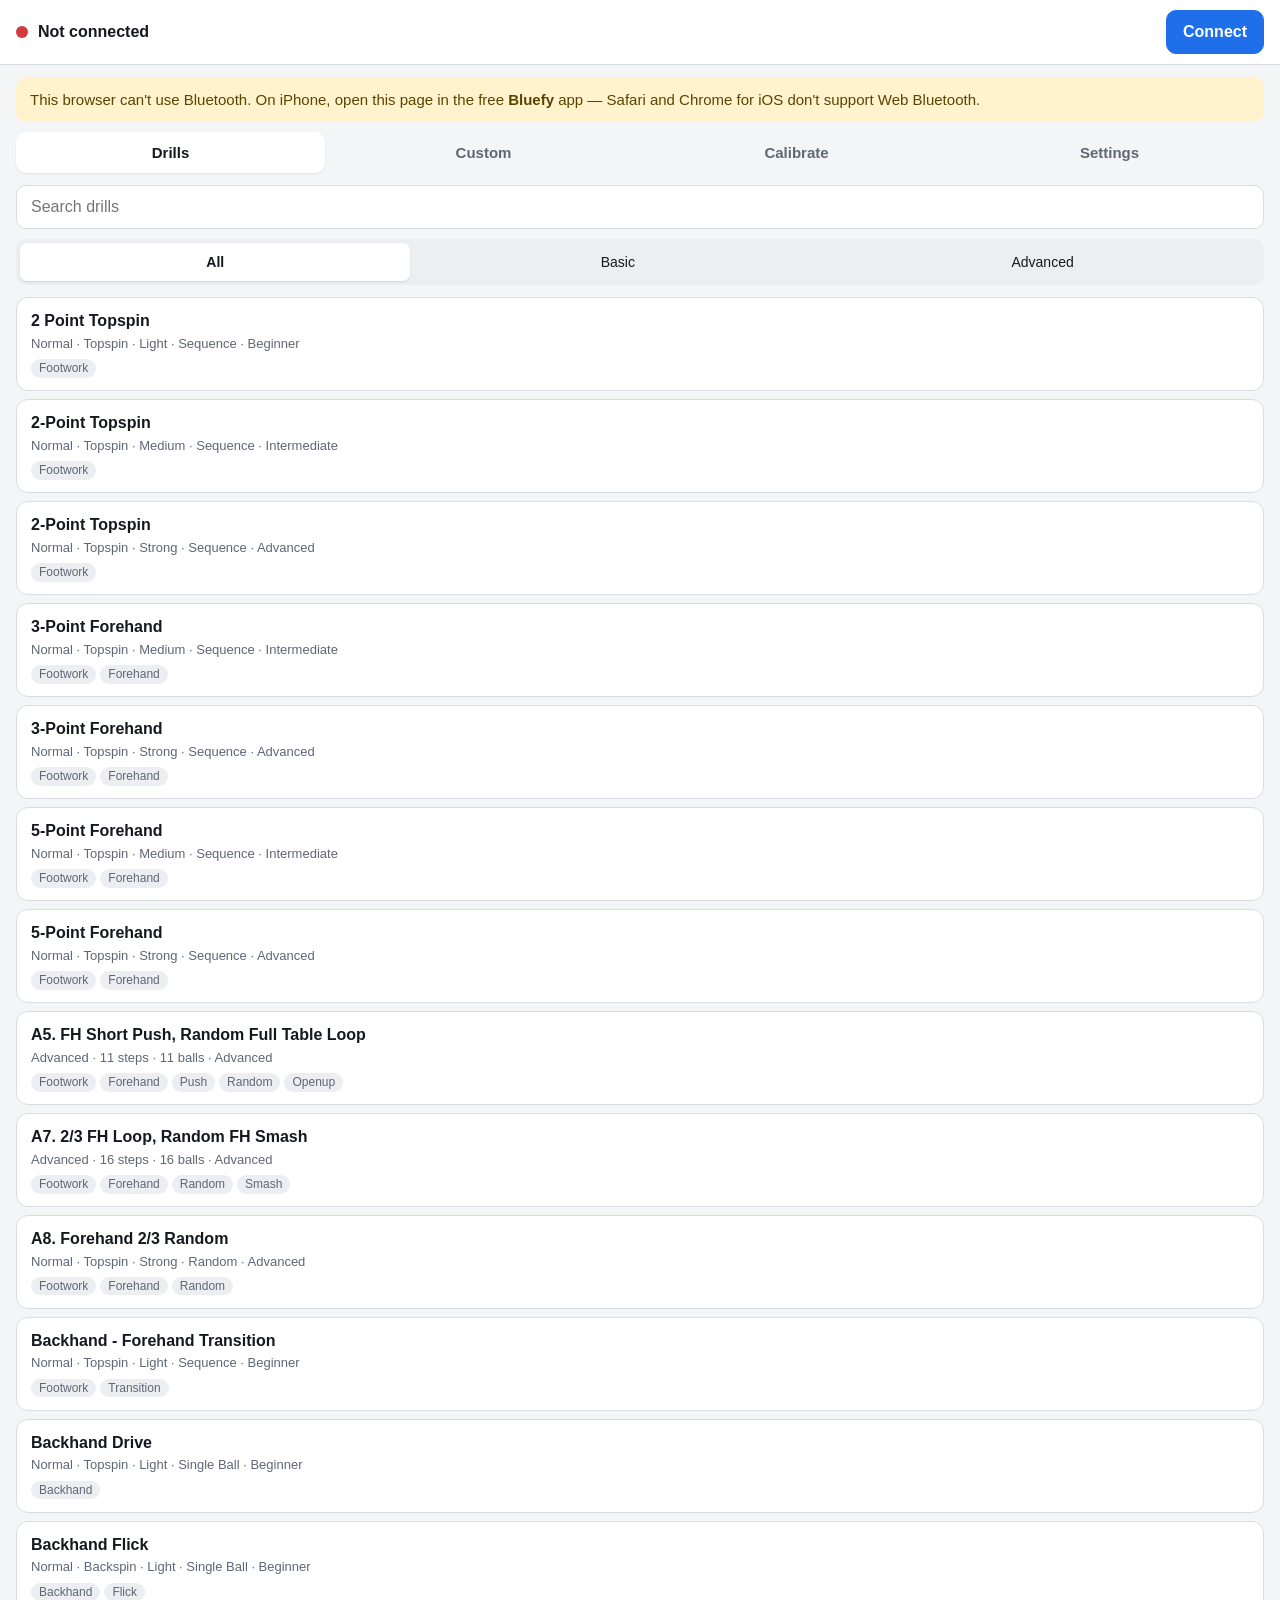
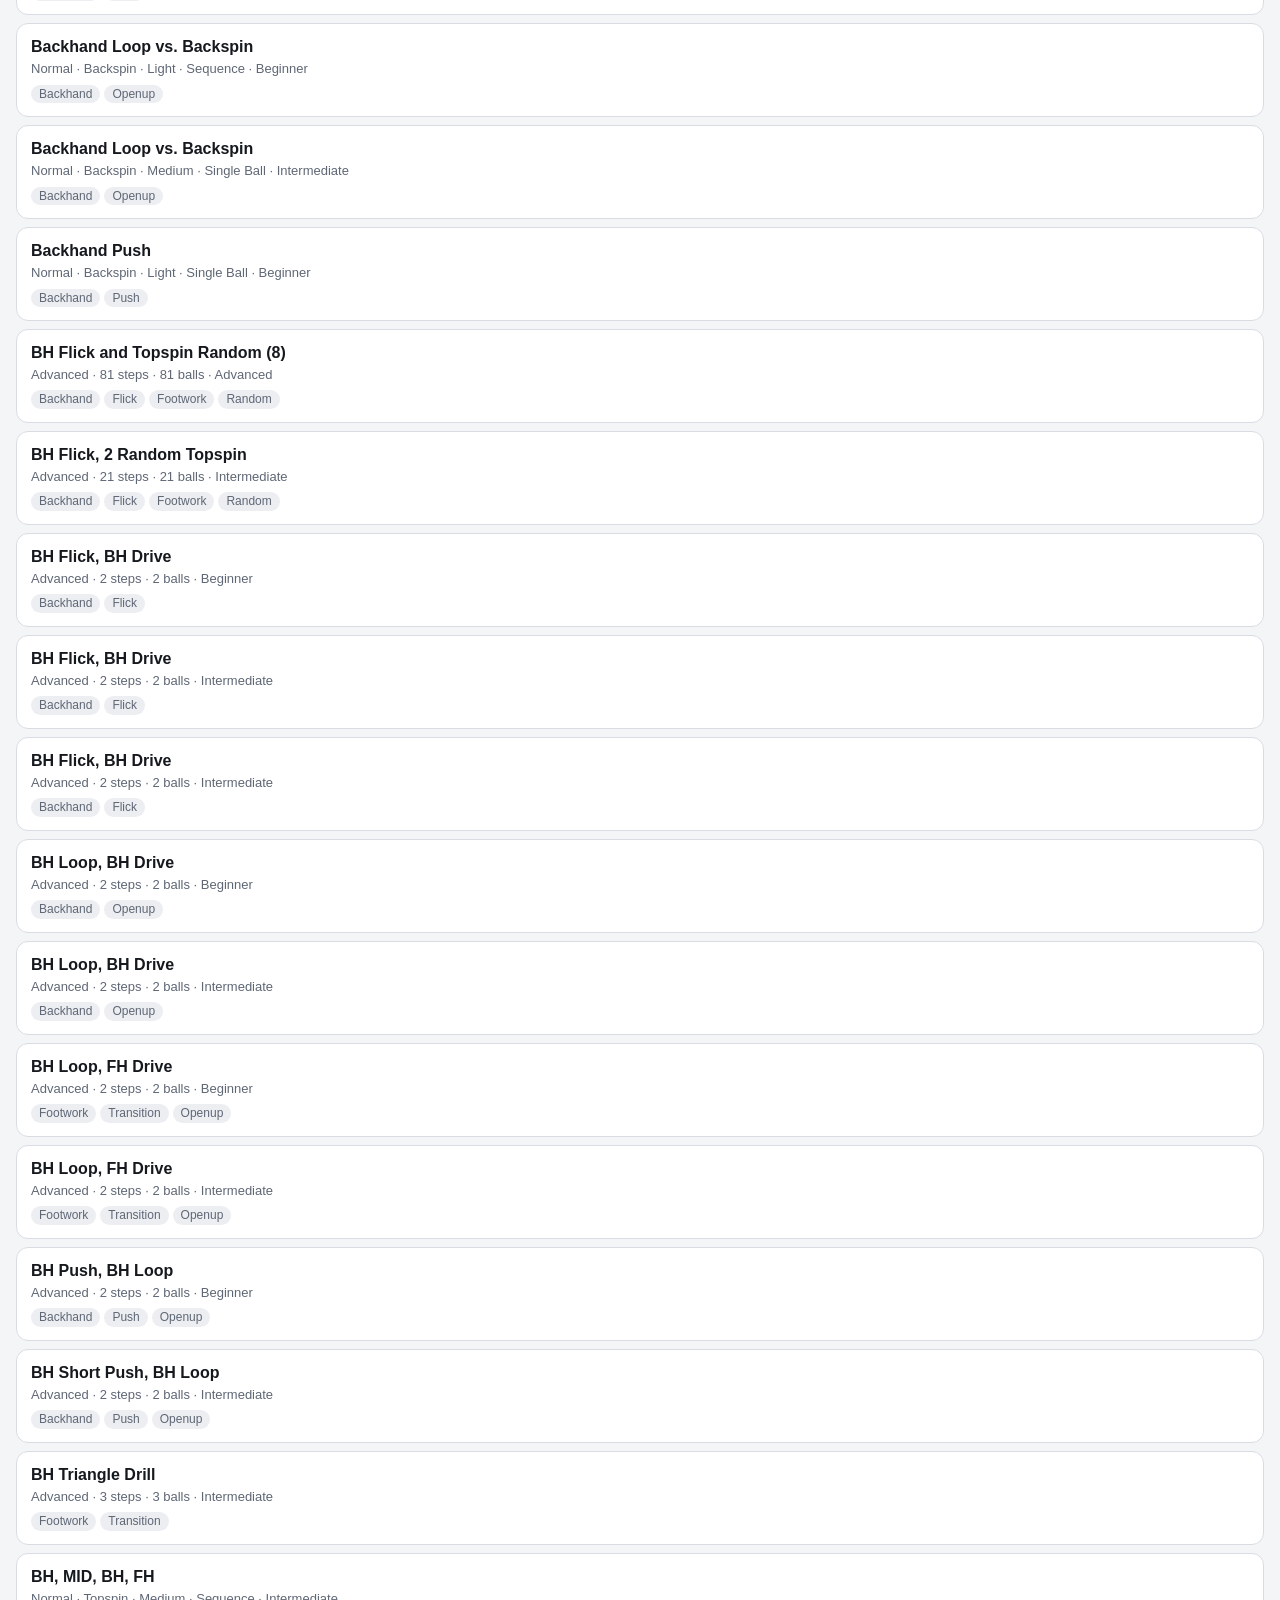
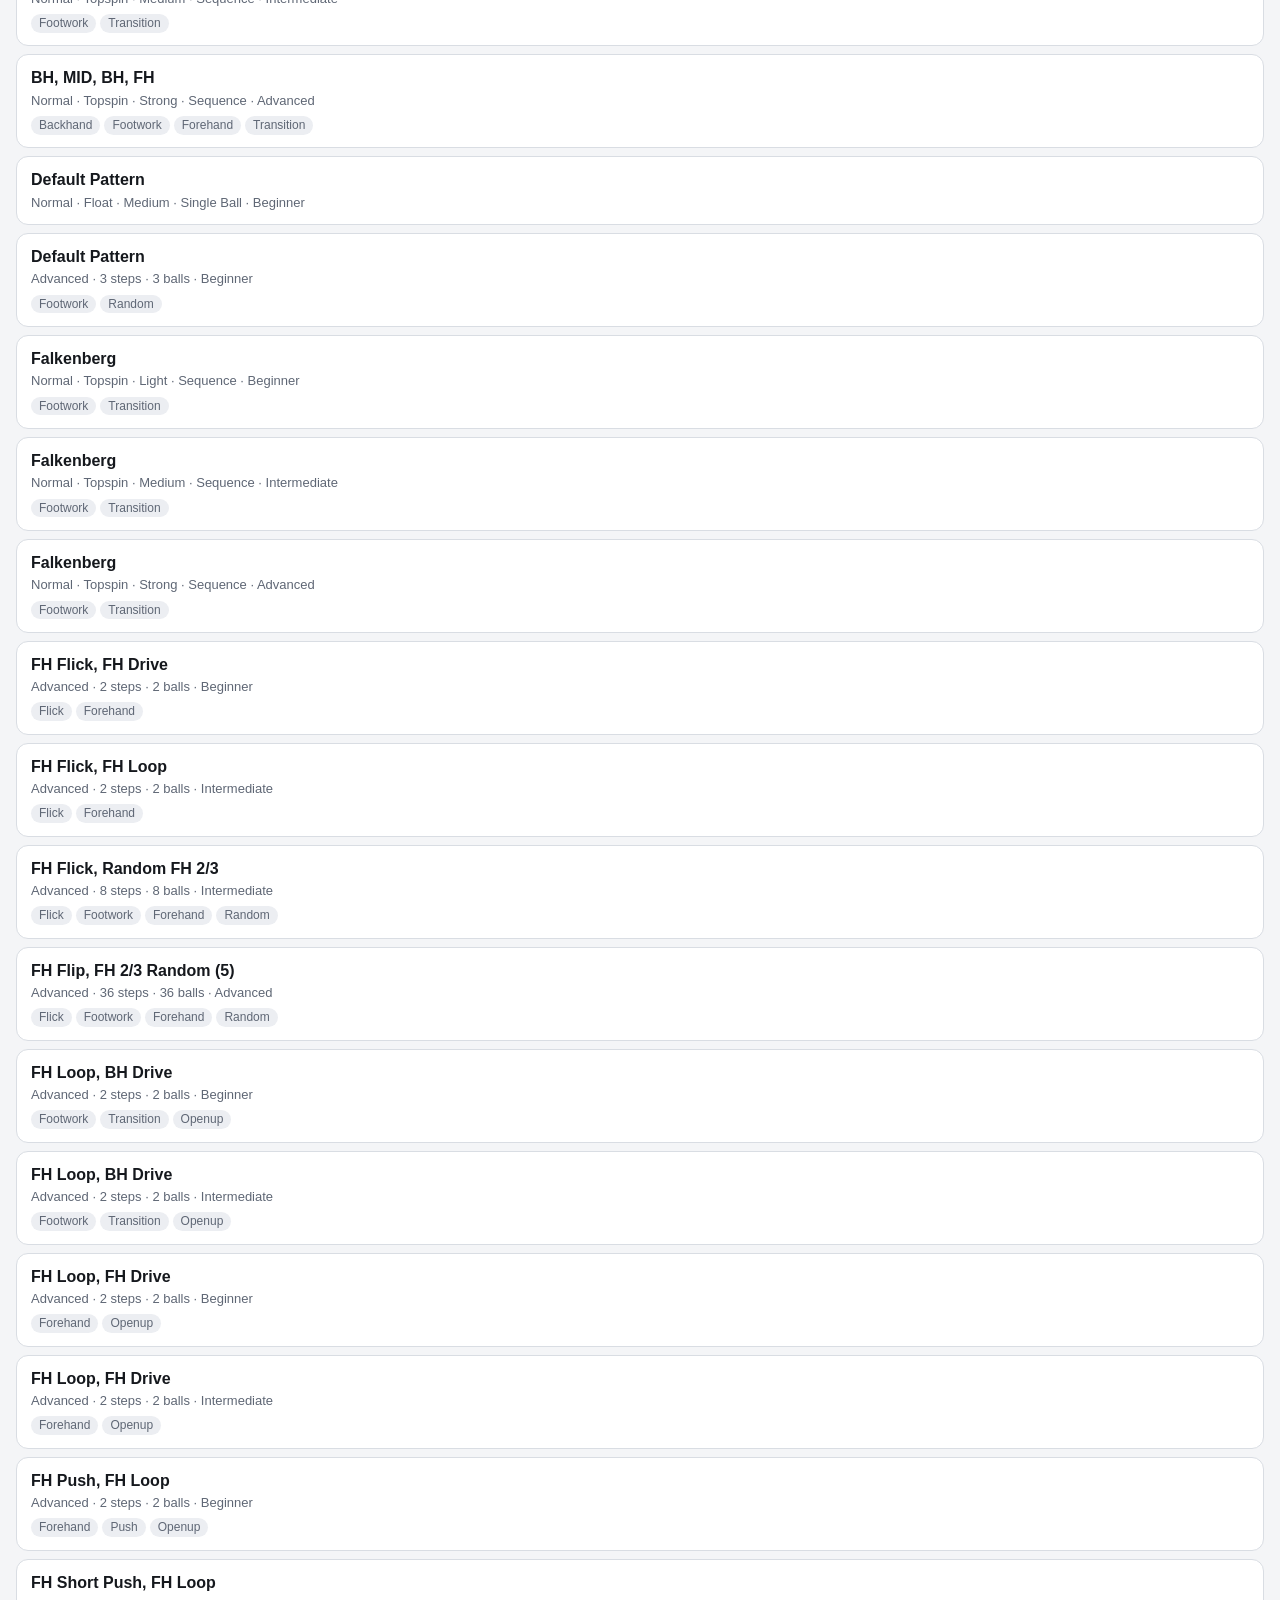
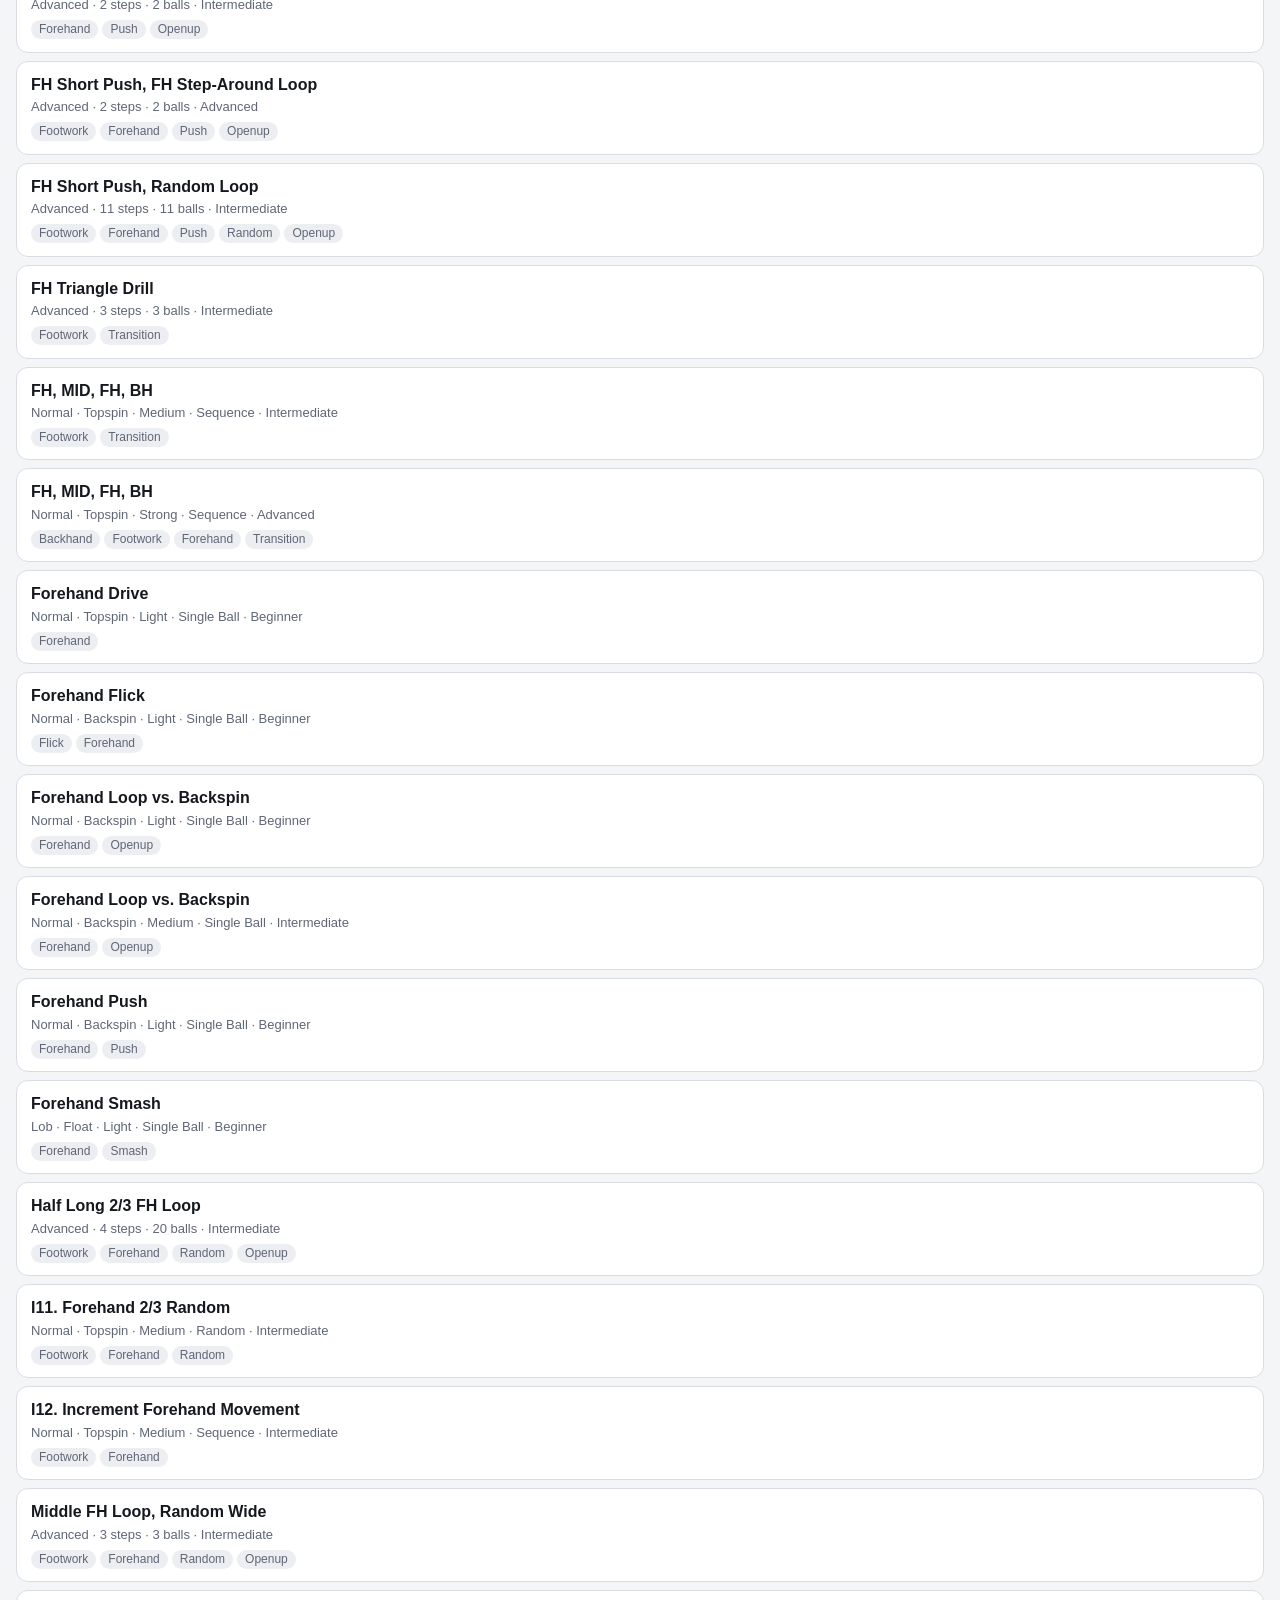
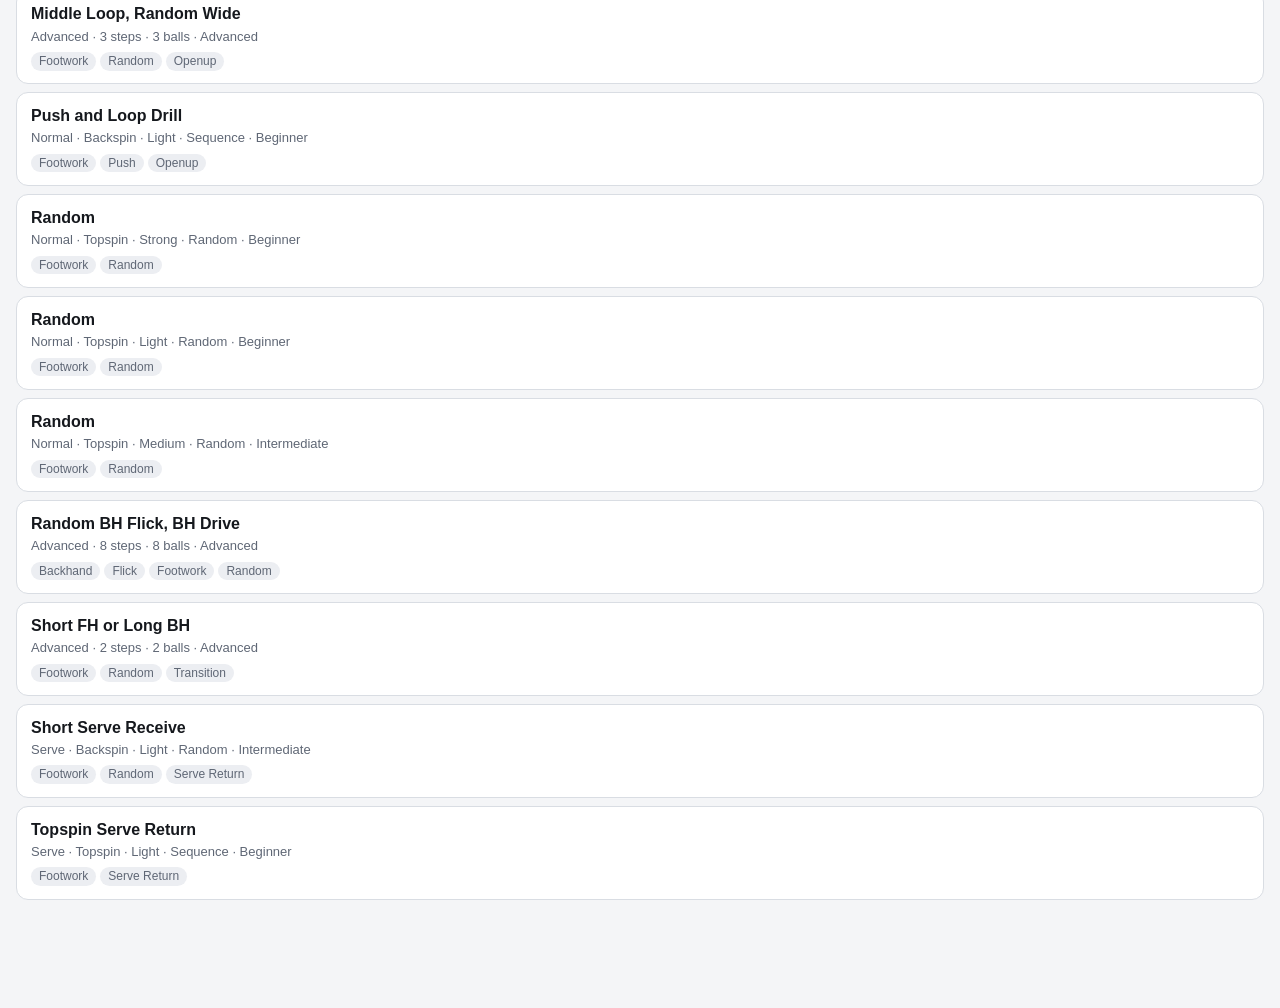
<file: index.html>
<!doctype html>
<html lang="en">
<head>
  <meta charset="utf-8">
  <meta name="viewport" content="width=device-width, initial-scale=1, viewport-fit=cover">
  <meta name="theme-color" content="#111418">
  <meta name="mobile-web-app-capable" content="yes">
  <meta name="apple-mobile-web-app-capable" content="yes">
  <title>TableBot Web</title>
  <link rel="stylesheet" href="css/style.css">
</head>
<body>
  <header class="bar">
    <div class="conn">
      <span id="dot" class="dot"></span>
      <div class="conn-text">
        <div id="status" class="status">Not connected</div>
        <div id="sub" class="sub"></div>
      </div>
    </div>
    <button id="connectBtn" class="btn primary">Connect</button>
  </header>

  <div id="unsupported" class="banner" hidden>
    This browser can't use Bluetooth. On iPhone, open this page in the free <b>Bluefy</b> app —
    Safari and Chrome for iOS don't support Web Bluetooth.
  </div>

  <nav class="tabs">
    <button class="tab active" data-tab="drills">Drills</button>
    <button class="tab" data-tab="custom">Custom</button>
    <button class="tab" data-tab="calib">Calibrate</button>
    <button class="tab" data-tab="settings">Settings</button>
  </nav>

  <main>
    <!-- Drill library -->
    <section id="tab-drills" class="panel">
      <input id="search" class="search" type="search" placeholder="Search drills" autocomplete="off">
      <div class="seg" id="kindFilter">
        <button data-v="all" class="on">All</button>
        <button data-v="basic">Basic</button>
        <button data-v="advanced">Advanced</button>
      </div>
      <ul id="drillList" class="list"></ul>
    </section>

    <!-- Custom basic drill -->
    <section id="tab-custom" class="panel" hidden>
      <label class="lbl">Ball</label>
      <div class="seg" id="cBall"></div>
      <label class="lbl">Spin</label>
      <div class="seg wrap" id="cSpin"></div>
      <label class="lbl">Power</label>
      <div class="seg" id="cPower"></div>
      <label class="lbl">Mode</label>
      <div class="seg" id="cMode"></div>
      <p id="cModeHint" class="hint"></p>
      <label class="lbl">Positions <span class="hint" id="cGridHint"></span></label>
      <div class="grid-wrap">
        <div class="net">NET · robot side</div>
        <div id="cGrid" class="grid"></div>
        <div class="net">you</div>
      </div>
      <label class="lbl">Ball interval <span id="cTimeVal" class="val"></span></label>
      <input id="cTime" type="range" min="1" max="20" step="1">
      <div id="cPlayMode"></div>
      <div class="row">
        <button id="cTest" class="btn">Test one ball</button>
        <button id="cPlay" class="btn primary grow">Play</button>
      </div>
    </section>

    <!-- On-table calibration -->
    <section id="tab-calib" class="panel" hidden>
      <p class="hint">Pick the shot, pick a target cell, fire, and say where it landed. When it lands
        on target, tap <b>This cell is good</b>. Work through the cells marked ○ (columns 1, 3 and 5
        of each row); the cells between them are filled in. Even one good cell corrects the whole
        grid for this spin and power.</p>
      <label class="lbl">Ball</label>
      <div class="seg" id="kBall"></div>
      <label class="lbl">Spin</label>
      <div class="seg wrap" id="kSpin"></div>
      <label class="lbl">Power</label>
      <div class="seg" id="kPower"></div>
      <label class="lbl">Target</label>
      <div class="grid-wrap">
        <div class="net">NET · robot side</div>
        <div id="kGrid" class="grid"></div>
        <div class="net">you</div>
      </div>
      <p class="hint" id="kSummary"></p>

      <div class="card">
        <div class="card-title" id="kCellTitle"></div>
        <div class="hint" id="kCellSub"></div>
        <button id="kFire" class="btn primary block">Fire test ball</button>
        <label class="lbl">Where did it land?</label>
        <div class="pad">
          <button class="btn" data-a="long" style="grid-area: long">Too long<small>past the target</small></button>
          <button class="btn" data-a="left" style="grid-area: left">◀ Left<small>of the target</small></button>
          <button class="btn" data-a="right" style="grid-area: right">Right ▶<small>of the target</small></button>
          <button class="btn" data-a="short" style="grid-area: short">Too short<small>in front of it</small></button>
        </div>
        <label class="check"><input type="checkbox" id="kAuto"> Fire again after each adjustment</label>
        <details class="fine">
          <summary>Fine-tune motor values</summary>
          <div id="kFine"></div>
        </details>
        <button id="kGood" class="btn good block">✓ This cell is good</button>
        <div class="row">
          <button id="kUndo" class="btn grow">Undo changes</button>
          <button id="kForget" class="btn grow">Forget this cell</button>
        </div>
      </div>

      <label class="lbl">Saved calibration</label>
      <p class="hint" id="kStored"></p>
      <div class="row">
        <button id="kExport" class="btn grow">Save to file</button>
        <button id="kCopy" class="btn grow">Copy</button>
      </div>
      <div class="row">
        <button id="kImport" class="btn grow">Load file</button>
        <button id="kPaste" class="btn grow">Paste</button>
        <input id="kFile" type="file" accept=".json,application/json" hidden>
      </div>
      <div class="row">
        <button id="kResetCombo" class="btn grow">Reset this spin/power</button>
        <button id="kResetAll" class="btn grow">Reset all</button>
      </div>
    </section>

    <!-- Settings / diagnostics -->
    <section id="tab-settings" class="panel" hidden>
      <label class="lbl">Idle stop command</label>
      <div class="seg" id="sType">
        <button data-v="V2">V2 (0x05)</button>
        <button data-v="V1">V1 (0x99)</button>
      </div>
      <p class="hint">Sent before each drill to clear the previous one. The running-drill STOP button always sends 0x03.</p>
      <label class="lbl">Write chunk size</label>
      <div class="seg" id="sChunk">
        <button data-v="10">10 bytes</button>
        <button data-v="20">20 bytes</button>
      </div>
      <label class="lbl">Delay before discovery</label>
      <div class="seg" id="sSettle">
        <button data-v="0">None</button>
        <button data-v="600">600 ms</button>
        <button data-v="1000">1 s</button>
      </div>
      <p class="hint">Defaults match the Android app (10 bytes, 600 ms). Changes apply on the next connect.</p>
      <label class="lbl">Log</label>
      <div class="row">
        <button id="copyLog" class="btn">Copy log</button>
        <button id="clearLog" class="btn">Clear</button>
      </div>
      <pre id="log" class="log"></pre>
      <p class="hint" id="version"></p>
    </section>
  </main>

  <!-- Drill detail sheet -->
  <div id="sheet" class="sheet" hidden>
    <div class="sheet-body">
      <div class="sheet-head">
        <h2 id="dName"></h2>
        <button id="dClose" class="btn ghost" aria-label="Close">✕</button>
      </div>
      <div id="dMeta" class="meta"></div>
      <div id="dBody"></div>
      <div id="dPlayMode"></div>
      <button id="dPlay" class="btn primary block">Play</button>
    </div>
  </div>

  <!-- Always reachable while a drill runs -->
  <div id="stopBar" class="stopbar" hidden>
    <div id="nowPlaying" class="now"></div>
    <button id="stopBtn" class="btn stop">STOP</button>
  </div>

  <div id="toast" class="toast" hidden></div>

  <script type="module" src="js/app.js"></script>
</body>
</html>
</file>
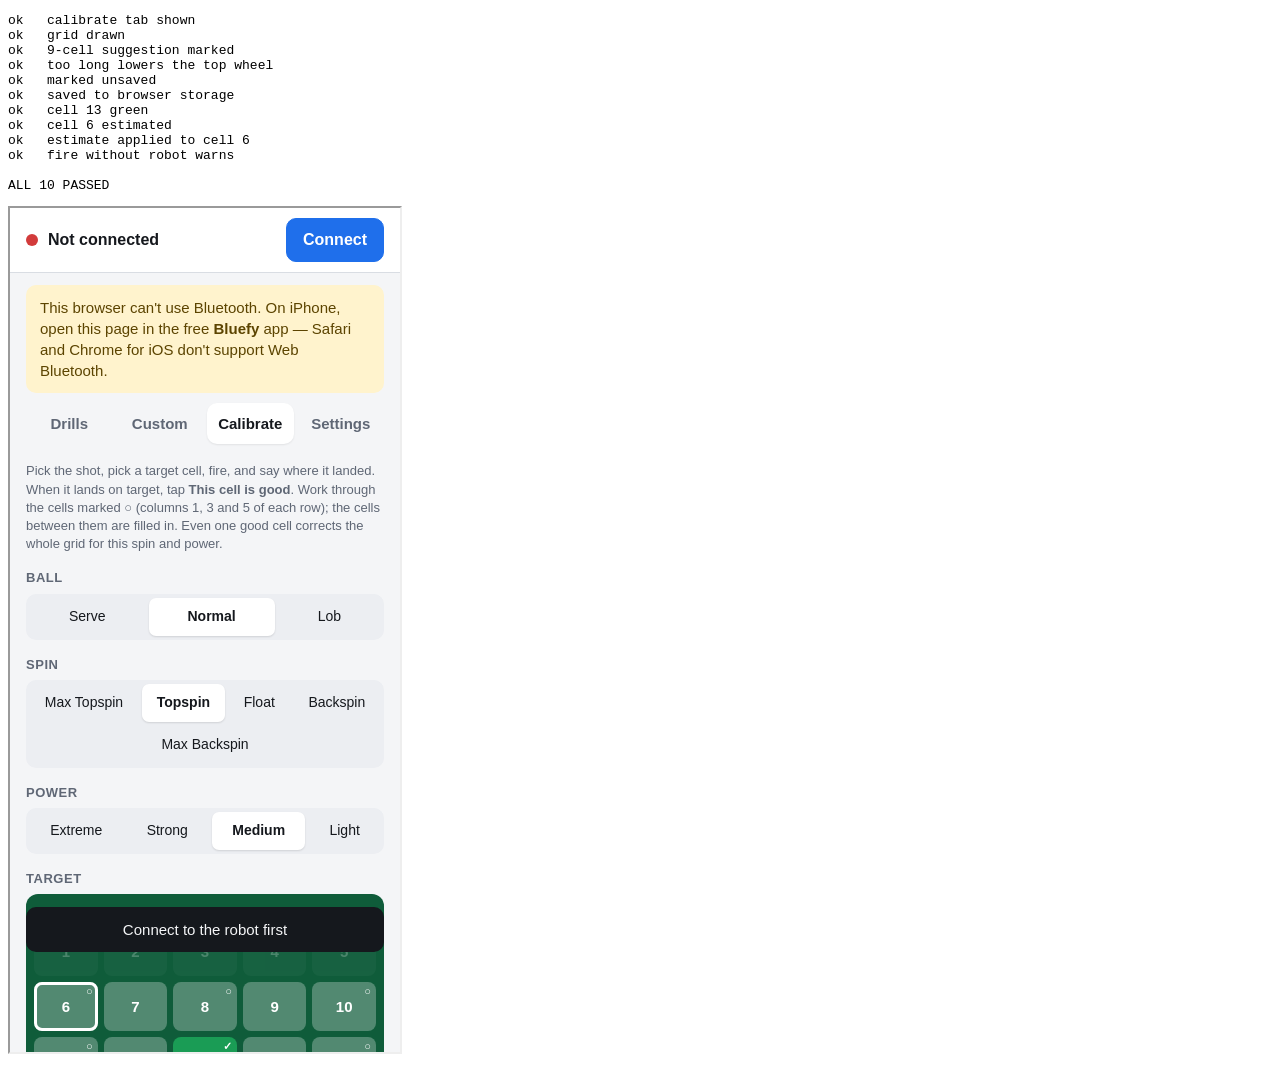
<file: test/ui.html>
<!doctype html>
<meta charset="utf-8">
<title>ui smoke test</title>
<pre id="out">running…</pre>
<iframe id="app" src="../index.html" style="width:390px;height:844px"></iframe>
<script type="module">
// Drives the Calibrate tab in the real page. Run with test/run.sh ui.html.
const out = [];
const check = (name, cond) => out.push(`${cond ? 'ok  ' : 'FAIL'} ${name}`);
const sleep = (ms) => new Promise((r) => setTimeout(r, ms));
try { localStorage.removeItem('tablebot.calibration'); localStorage.removeItem('tablebot.calibUi'); } catch {}
const frame = document.getElementById('app');
await new Promise((r) => frame.addEventListener('load', r));
await sleep(800);
const d = frame.contentDocument, $ = (s) => d.querySelector(s);
try {
  $('.tab[data-tab=calib]').click();
  check('calibrate tab shown', !$('#tab-calib').hidden);
  check('grid drawn', d.querySelectorAll('#kGrid .cell').length === 15);
  check('9-cell suggestion marked', d.querySelectorAll('#kGrid .mark').length === 6); // Normal/Topspin/Medium reaches 2 rows
  const m1 = () => Number(d.querySelectorAll('#kFine .num')[0].textContent);
  const before = m1();
  $('.pad [data-a=long]').click();
  $('.pad [data-a=long]').click();
  check('too long lowers the top wheel', m1() === before - 2);
  check('marked unsaved', $('#kCellSub').textContent.includes('not saved'));
  $('#kGood').click();
  const saved = JSON.parse(localStorage.getItem('tablebot.calibration'));
  check('saved to browser storage', saved.good.length === 1 && saved.good[0].landarea === 13);
  check('cell 13 green', $('#kGrid [data-c="13"]').classList.contains('good'));
  check('cell 6 estimated', $('#kGrid [data-c="6"]').classList.contains('auto'));
  $('#kGrid [data-c="6"]').click();
  check('estimate applied to cell 6', $('#kFine .num').classList.contains('changed'));
  $('#kFire').click(); // not connected: should only toast
  check('fire without robot warns', $('#toast').textContent.includes('Connect'));
} catch (e) { out.push(`FAIL exception: ${e.message}`); }
try { localStorage.removeItem('tablebot.calibration'); localStorage.removeItem('tablebot.calibUi'); } catch {}
const failed = out.filter((l) => l.startsWith('FAIL')).length;
out.push(failed ? `\n${failed} FAILED` : `\nALL ${out.length} PASSED`);
document.getElementById('out').textContent = out.join('\n');
</script>
</file>
<file: css/style.css>
:root {
  --bg: #f4f5f7;
  --surface: #ffffff;
  --surface-2: #eceef2;
  --text: #15181d;
  --muted: #5f6775;
  --line: #d9dde3;
  --accent: #1f6feb;
  --accent-text: #ffffff;
  --ok: #1a9c55;
  --warn: #c98a00;
  --bad: #d23b3b;
  --cell-off: #dfe3e8;
  --cell-on: #1f6feb;
}

@media (prefers-color-scheme: dark) {
  :root {
    --bg: #111418;
    --surface: #1a1e24;
    --surface-2: #242a32;
    --text: #e8ebef;
    --muted: #9aa3af;
    --line: #2e353f;
    --accent: #4c8dff;
    --cell-off: #2a3038;
    --cell-on: #4c8dff;
  }
}

* { box-sizing: border-box; }

html, body { margin: 0; }

body {
  background: var(--bg);
  color: var(--text);
  font: 16px/1.4 -apple-system, BlinkMacSystemFont, "Segoe UI", Roboto, sans-serif;
  padding-bottom: calc(96px + env(safe-area-inset-bottom));
  -webkit-tap-highlight-color: transparent;
}

button { font: inherit; color: inherit; }

.bar {
  position: sticky; top: 0; z-index: 5;
  display: flex; align-items: center; gap: 12px;
  padding: calc(10px + env(safe-area-inset-top)) 16px 10px;
  background: var(--surface); border-bottom: 1px solid var(--line);
}
.conn { display: flex; align-items: center; gap: 10px; flex: 1; min-width: 0; }
.conn-text { min-width: 0; }
.status { font-weight: 600; white-space: nowrap; overflow: hidden; text-overflow: ellipsis; }
.sub { font-size: 13px; color: var(--muted); }
.dot { width: 12px; height: 12px; border-radius: 50%; background: var(--bad); flex: none; }
.dot.connecting { background: var(--warn); animation: pulse 1s infinite alternate; }
.dot.connected { background: var(--ok); }
.dot.unverified { background: var(--warn); }
@keyframes pulse { to { opacity: .35; } }

.banner { margin: 12px 16px 0; padding: 12px 14px; border-radius: 10px; background: #fff3cd; color: #5c4400; font-size: 15px; }

.tabs { display: flex; gap: 4px; padding: 10px 16px 0; }
.tab { flex: 1; padding: 10px; border: 0; border-radius: 10px; background: transparent; color: var(--muted); font-weight: 600; }
.tab.active { background: var(--surface); color: var(--text); box-shadow: 0 1px 2px rgba(0,0,0,.08); }

.panel { padding: 12px 16px; }

.btn {
  border: 1px solid var(--line); background: var(--surface); border-radius: 10px;
  padding: 10px 16px; min-height: 44px; font-weight: 600; cursor: pointer;
}
.btn:disabled { opacity: .45; }
.btn.primary { background: var(--accent); border-color: var(--accent); color: var(--accent-text); }
.btn.ghost { border: 0; background: transparent; }
.btn.block { width: 100%; margin-top: 16px; min-height: 52px; font-size: 18px; }
.btn.stop { background: var(--bad); border-color: var(--bad); color: #fff; font-size: 22px; min-height: 60px; flex: 1; letter-spacing: .08em; }

.row { display: flex; gap: 10px; margin-top: 16px; }
.grow { flex: 1; }

.search {
  width: 100%; padding: 12px 14px; border-radius: 10px; border: 1px solid var(--line);
  background: var(--surface); color: var(--text); font-size: 16px; margin-bottom: 10px;
}

.seg { display: flex; gap: 4px; background: var(--surface-2); padding: 4px; border-radius: 10px; }
.seg.wrap { flex-wrap: wrap; }
.seg button { flex: 1 1 auto; border: 0; background: transparent; padding: 8px 6px; border-radius: 7px; min-height: 38px; font-size: 14px; font-weight: 500; }
.seg button.on { background: var(--surface); box-shadow: 0 1px 2px rgba(0,0,0,.12); font-weight: 700; }
.seg button:disabled { opacity: .35; }

.lbl { display: block; margin: 16px 0 6px; font-size: 13px; font-weight: 700; text-transform: uppercase; letter-spacing: .04em; color: var(--muted); }
.val { color: var(--text); text-transform: none; letter-spacing: 0; }
.hint { font-size: 13px; color: var(--muted); margin: 6px 0 0; text-transform: none; letter-spacing: 0; font-weight: 400; }

input[type=range] { width: 100%; accent-color: var(--accent); }
input[type=number] {
  width: 100%; padding: 10px 12px; border-radius: 10px; border: 1px solid var(--line);
  background: var(--surface); color: var(--text); font-size: 16px;
}

.list { list-style: none; margin: 12px 0 0; padding: 0; display: flex; flex-direction: column; gap: 8px; }
.item { background: var(--surface); border: 1px solid var(--line); border-radius: 12px; padding: 12px 14px; cursor: pointer; }
.item-name { font-weight: 600; }
.item-meta { font-size: 13px; color: var(--muted); margin-top: 2px; }
.tag { display: inline-block; font-size: 12px; padding: 1px 8px; border-radius: 999px; background: var(--surface-2); color: var(--muted); margin: 6px 4px 0 0; }
.empty { color: var(--muted); text-align: center; padding: 24px 0; }

.grid-wrap { background: #0f5c3a; border-radius: 12px; padding: 8px; }
.net { text-align: center; font-size: 11px; color: #cfe8db; letter-spacing: .08em; text-transform: uppercase; padding: 2px 0; }
.grid { display: grid; grid-template-columns: repeat(5, 1fr); gap: 6px; padding: 6px 0; }
.cell {
  aspect-ratio: 1.3; border: 0; border-radius: 8px; background: rgba(255,255,255,.14);
  color: #fff; font-weight: 700; font-size: 15px; position: relative;
}
.cell.on { background: var(--cell-on); }
.cell:disabled { opacity: .25; }
.cell .order { position: absolute; top: 3px; right: 5px; font-size: 11px; font-weight: 800; background: #fff; color: #0f5c3a; border-radius: 999px; min-width: 16px; padding: 0 3px; }
.grid.mini { pointer-events: none; }
.grid.mini .cell { aspect-ratio: 1.6; font-size: 12px; }

.sheet { position: fixed; inset: 0; z-index: 20; background: rgba(0,0,0,.45); display: flex; align-items: flex-end; }
.sheet[hidden] { display: none; }
.sheet-body {
  width: 100%; max-height: 90vh; overflow-y: auto; background: var(--bg);
  border-radius: 16px 16px 0 0; padding: 16px 16px calc(24px + env(safe-area-inset-bottom));
}
.sheet-head { display: flex; align-items: center; gap: 8px; }
.sheet-head h2 { flex: 1; margin: 0; font-size: 20px; }
.meta { color: var(--muted); font-size: 14px; margin: 4px 0 12px; }
.step { background: var(--surface); border: 1px solid var(--line); border-radius: 10px; padding: 10px 12px; margin-top: 8px; font-size: 14px; }
.step b { font-weight: 700; }

.stopbar {
  position: fixed; left: 0; right: 0; bottom: 0; z-index: 30;
  display: flex; align-items: center; gap: 12px;
  padding: 10px 16px calc(10px + env(safe-area-inset-bottom));
  background: var(--surface); border-top: 1px solid var(--line);
}
.stopbar[hidden] { display: none; }
.now { max-width: 45%; font-size: 14px; font-weight: 600; }
.now small { display: block; color: var(--muted); font-weight: 400; }

.log {
  background: var(--surface); border: 1px solid var(--line); border-radius: 10px;
  padding: 10px; font-size: 11px; line-height: 1.35; max-height: 45vh; overflow: auto;
  white-space: pre-wrap; word-break: break-all; margin-top: 10px;
}

.toast {
  position: fixed; left: 16px; right: 16px; bottom: calc(100px + env(safe-area-inset-bottom)); z-index: 40;
  background: var(--text); color: var(--bg); padding: 12px 14px; border-radius: 10px; font-size: 15px; text-align: center;
}
.toast[hidden] { display: none; }

/* ── Calibrate ── */
.tabs .tab { padding: 10px 4px; font-size: 15px; }
.card { background: var(--surface); border: 1px solid var(--line); border-radius: 12px; padding: 14px; margin-top: 14px; }
.card-title { font-weight: 700; font-size: 17px; }
.btn.good { background: var(--ok); border-color: var(--ok); color: #fff; }
.pad {
  display: grid; gap: 8px;
  grid-template-columns: 1fr 1fr;
  grid-template-areas: "long long" "left right" "short short";
}
.pad .btn { min-height: 56px; display: flex; flex-direction: column; align-items: center; justify-content: center; }
.pad .btn small { font-weight: 400; font-size: 12px; color: var(--muted); }
.check { display: flex; align-items: center; gap: 8px; margin-top: 12px; font-size: 15px; }
.check input { width: 20px; height: 20px; accent-color: var(--accent); }
.fine { margin-top: 12px; }
.fine summary { font-weight: 600; cursor: pointer; padding: 6px 0; }
.fine-row { display: flex; align-items: center; gap: 8px; padding: 6px 0; border-top: 1px solid var(--line); }
.fine-row .name { flex: 1; font-size: 14px; }
.fine-row .name small { display: block; color: var(--muted); font-size: 12px; }
.fine-row .num { width: 34px; text-align: center; font-weight: 700; font-variant-numeric: tabular-nums; }
.fine-row .changed { color: var(--accent); }
.fine-row .btn { min-width: 44px; padding: 6px; }
.cell.good { background: var(--ok); }
.cell.auto { background: rgba(255,255,255,.28); }
.cell.sel { outline: 3px solid #fff; outline-offset: -3px; }
.cell .mark { position: absolute; top: 2px; right: 5px; font-size: 11px; }
</file>
